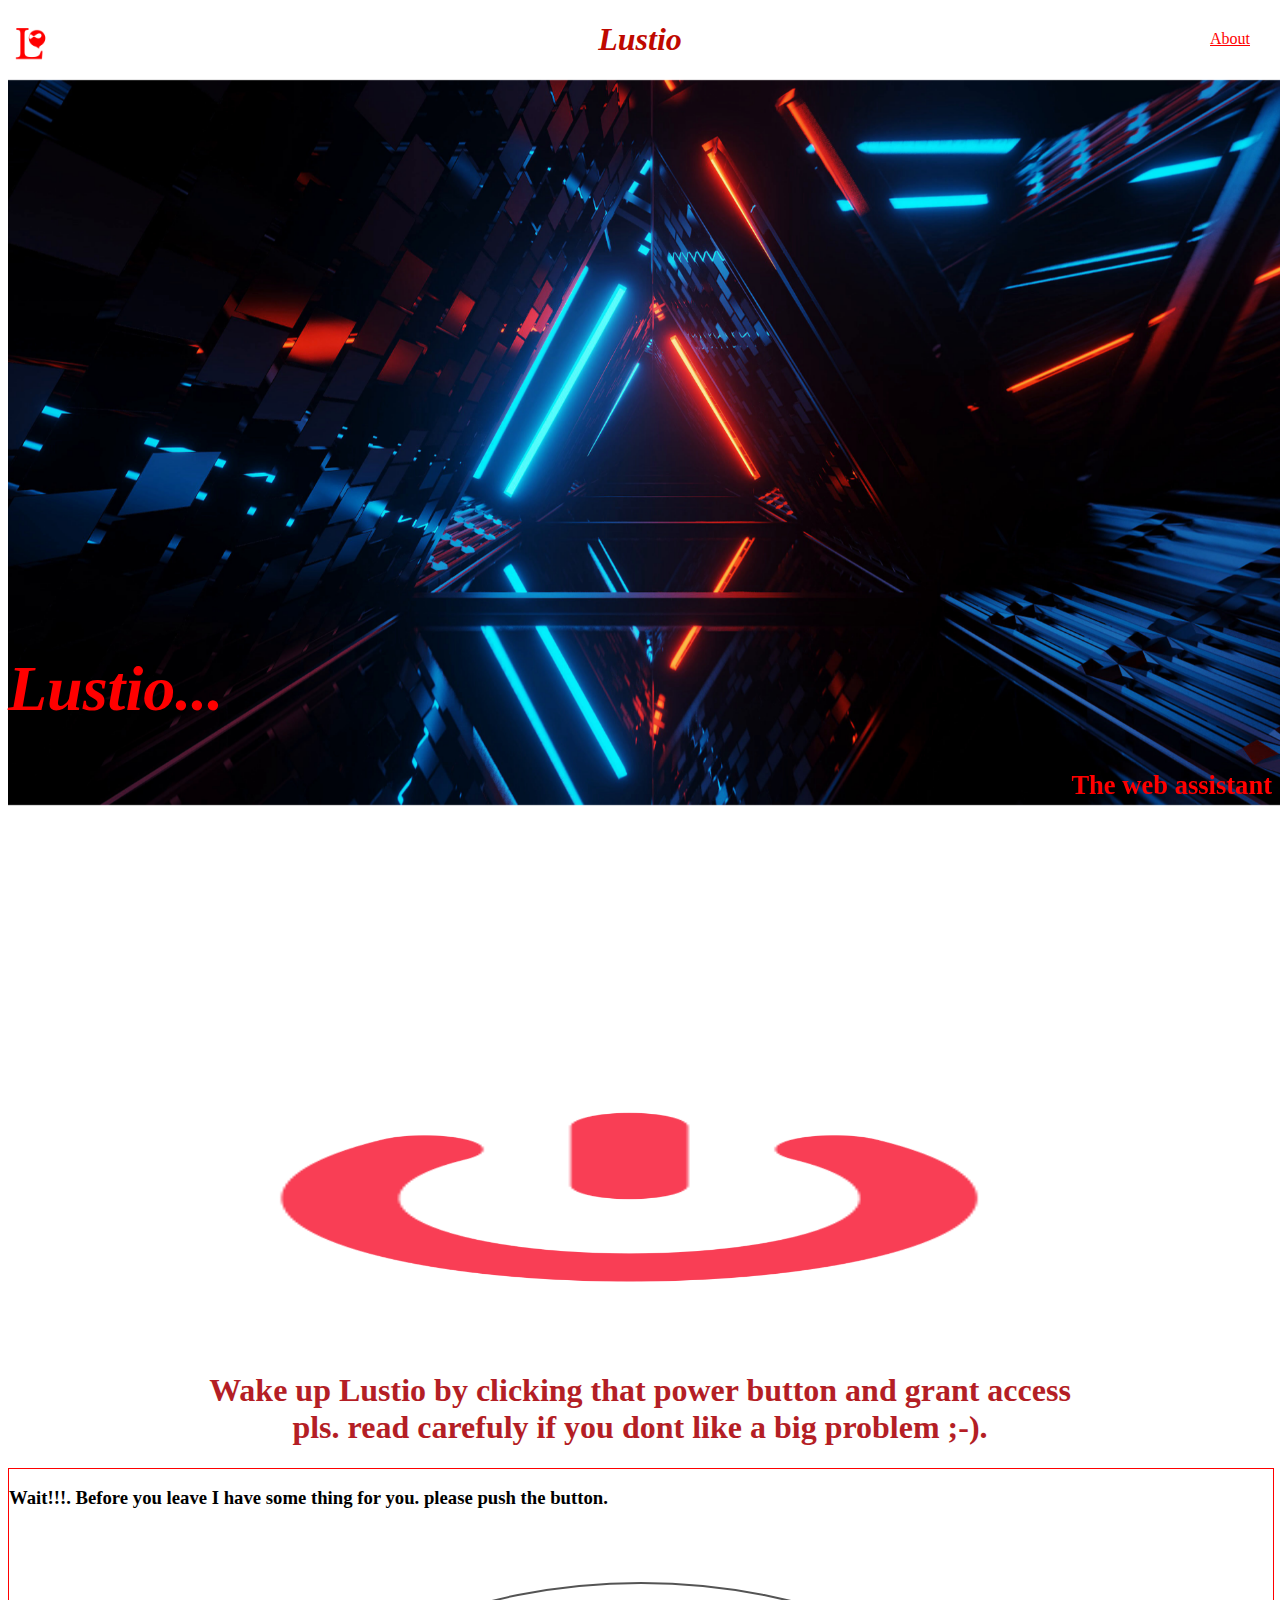
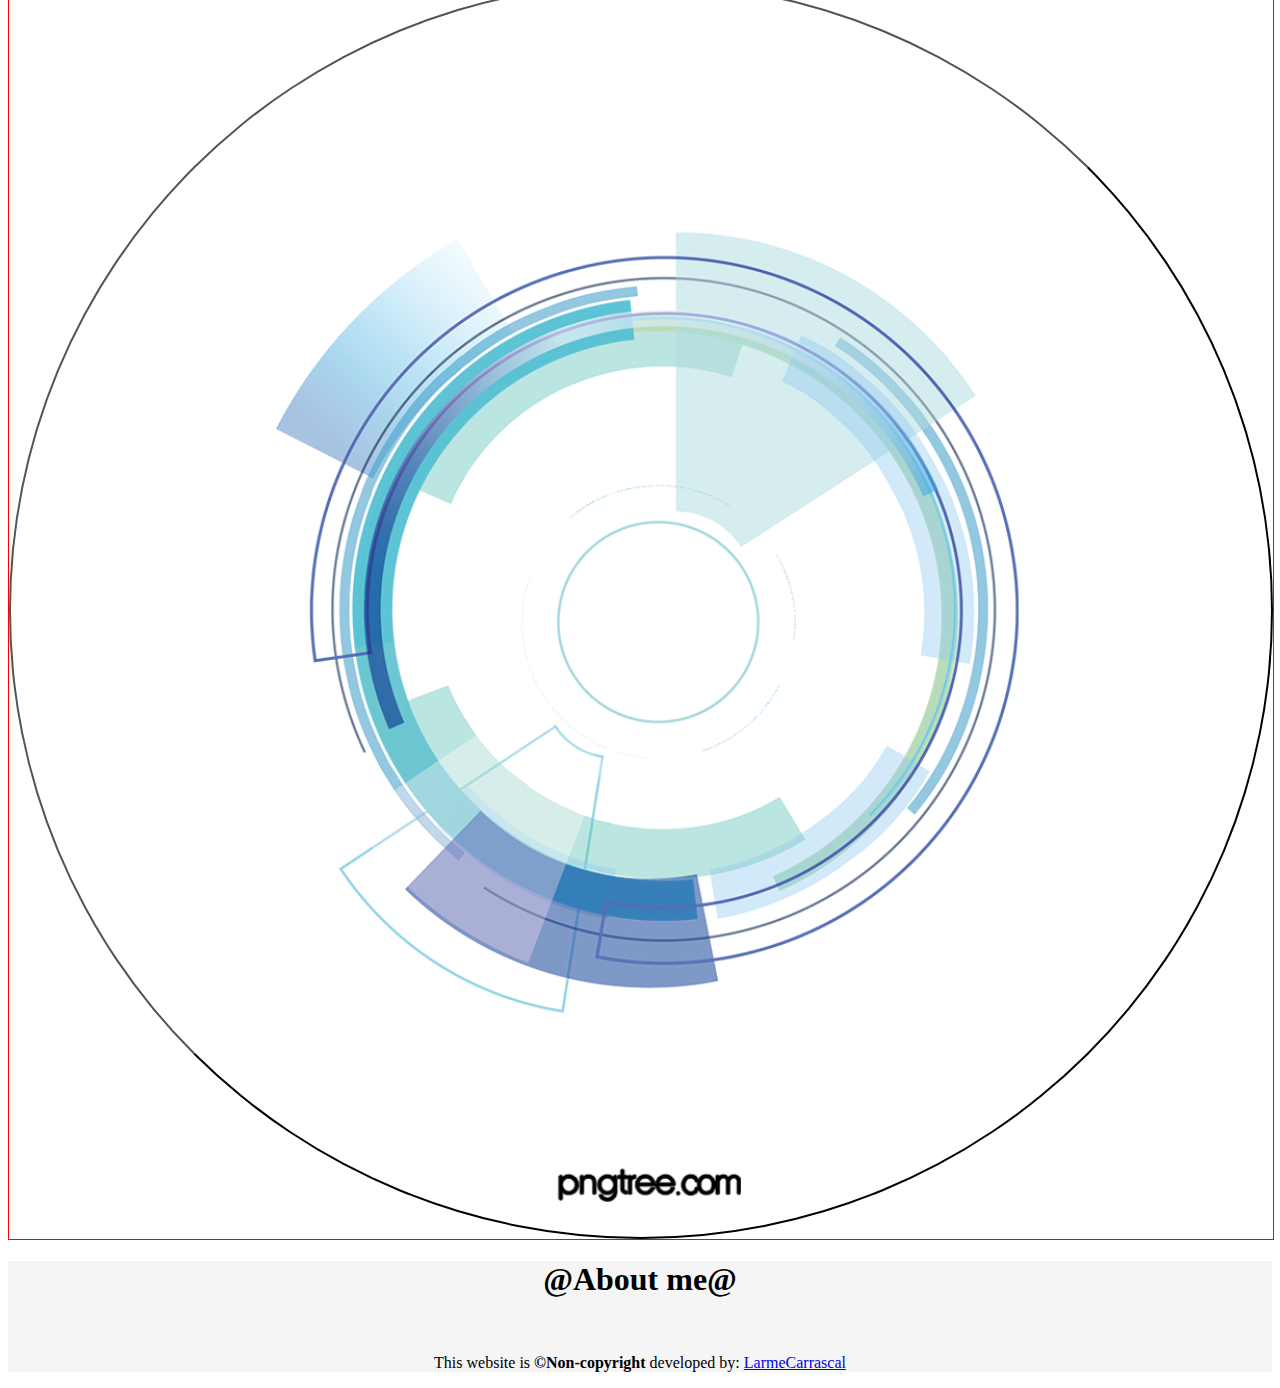
<file: index.html>
<!DOCTYPE html>
<html lang="en">
<head>
    <meta charset="UTF-8">
    <meta name="viewport" content="width=device-width, initial-scale=1.0">
    <title>Lustio homepage</title>
    <link rel="stylesheet" href="homestyle.css">
    <script src="script.js"></script>
</head>
<body>
    <header>
        
        <div>
            <div class="mdiv">
                <button onclick="menu()" class="menub" id="menu">
                <img src="menu.png" class="menub"></img>
                </button>
                
                <button onclick="menu2()" class="menub2" id="menu2">
                <img src="close.png" class="menub2" id="menu22"></img>
                </button>
            </div>
            <h1 class="headt"><b><i>Lustio</i></b></h1></th>
            <div class="mdiv2">
                <a class="menub" href="about.html">About</a>
            </div>
        </div>
    </header>
    
    <img class="back" src="background .jpg"></img>
    <div class="backt">
        <h1><i><b>Lustio...</i></b></h1><h5 class="backt2">The web assistant</h5>
    </div>
    
    <button id="object" class="object" onclick="play()">
        <img src="turn-off.png" class="object" id="object">
    </button>
    <h1 class="textdetail">Wake up Lustio by clicking that power button and grant access <br>pls. read carefuly if you dont like a big problem  ;-).</h1>
    
    <div class="details" id="details">
        <h1 class="textdetail2"><br><br>Lustio the web assistant</h1><br><br>
        <p class="textdetail">
            "Lustio" the web assistant is a super low <i>(Lapa)</i> web assistant.<br><br>For more detail plss <a href="about.html">click "ABOUT"!!</a><br><br>So let's get started...<br>
            <br>
            Now I prepare a answer for some question. were sorry because speech recognition is still developing by its developer. <mark>But before you click anything make sure you listen on this first. </mark>
            <br>
            <br>
            <audio src="lutio.mp3" controls>Instruction</audio>
        </p>
        
        <br>
        <br>
        <br>
        <h2>Question's:</h2>
        <p>
            1.<a href="#who">Who are you?</a><br>
            2.<a href="#dev">Who developed you?</a><br>
            3.<a href="#came">Where you came from?</a><br>
            4.<a href="#">Can i clone you?</a><br>
             ><a href="https://www.google.com">Other Question's</a><<br> 
             ><a href="#came">Sorry👉👈</a><
             <br>
             <br>
             <br>
             <br>
        </p>
        
        <div class="detail" id="who">
            <h1>Who i am?</h1>
            <p>I am Lustio. And I am low kind of assistance a verry low. But please give me a chance, maybe I can help you. :-)</p>
            <audio src="hi.mp3" controls></audio>
        </div>
        <br>
        <br>
        <br>
        <br>
        <br>
        <br>
        <br>
        <br>
        <br>
        <br>
        <br>
        
        <div class="detail" id="dev">
            <h1>Who Make me?</h1>
            <p>
                Larme. who's learning python  :-)
            </p>
        </div>
        
        <br>
        <br>
        <br>
        <br>
        <br>
        <br>
        <br>
        <br>
        
        <div class="detail" id="came">
            <h1>Where i have been?</h1>
            <p>Larme build me only on his phone. and he will upgrade me one time.... <i><b></b></i>  <a href="https://larmecarra.github.io/new/">the other...</a></p>
            <br>
            <br>
            <br>
            <p> we are sorry because the <b>Lustio</b> assistant is so "Lapa". but don't worry because we will make an apk for you and in that application we will add more future for you only...<br><i><b>by: Larme</b></i></p>
        </div>
        <br>
        <br>
        <br>
        <br>
        <br>
        <br>
        <br>
        <br><br>
        <br>
        <br>
        <br>
        <br>
        <br>
        <br>
        <br>
    </div>
    <div class="setting" id="set">
        <h1>Other:</h1>
        <br>
        <br>
        <br>
         <button class="no1"><a href="love.html">Love
         (secret)</a></button>
         <p>(kung meron pong katanungan, o may i papa gawa na gaya nito: <mark>just pm the Developer please. 🥺 ^⁠_⁠^</mark><br>
        <br>
        please send this code: <mark><i>12102007</i></mark></p>   
            
        </div>
    <div class="goodbye">
        <h3>Wait!!!. Before you leave I have some thing for you. please push the button.</h3>
        <br>
        <br>
        <br>
        <button class="last1" onclick="bye()">
            <img class="last" src="circle.png"></img>
        </button>
        
        
        
    </div>   
    <footer>
        <h1>@About me@</h1>
        <br>
        <p>This website is <b>©Non-copyright</b> developed by: <a href="larmecarrascal@gmail.com">LarmeCarrascal</a><br></p>
    </footer>
    
</body>
</html>
</file>
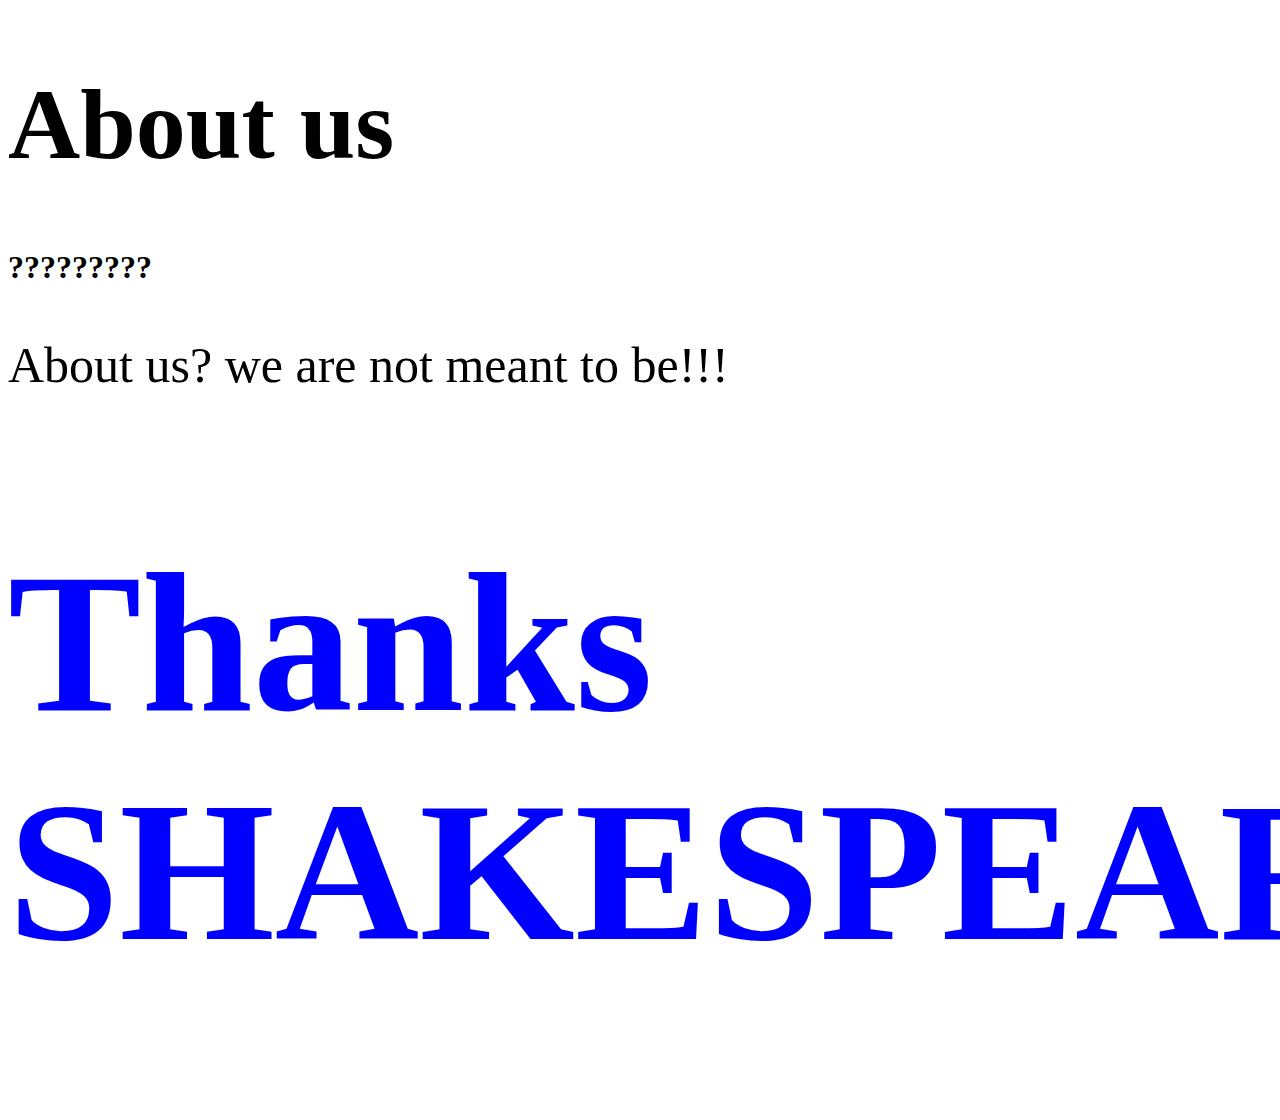
<file: about.html>
<!DOCTYPE html>
<html lang="en">
<head>
    <meta charset="UTF-8">
    <title>about</title>
</head>
<body>
    <header>
        <h1 style="font-size: 100px">About us</h1>
    </header>
    
    <h1>?????????</h1>
    <p style="font-size:50px">
        About us?
        we are not meant to be!!!
        
    </p>
    <h1 style="font: times; font-size: 200px; color: blue;"><b>Thanks<br>SHAKESPEARE...</b></h1>
    
</body>
</html>
</file>
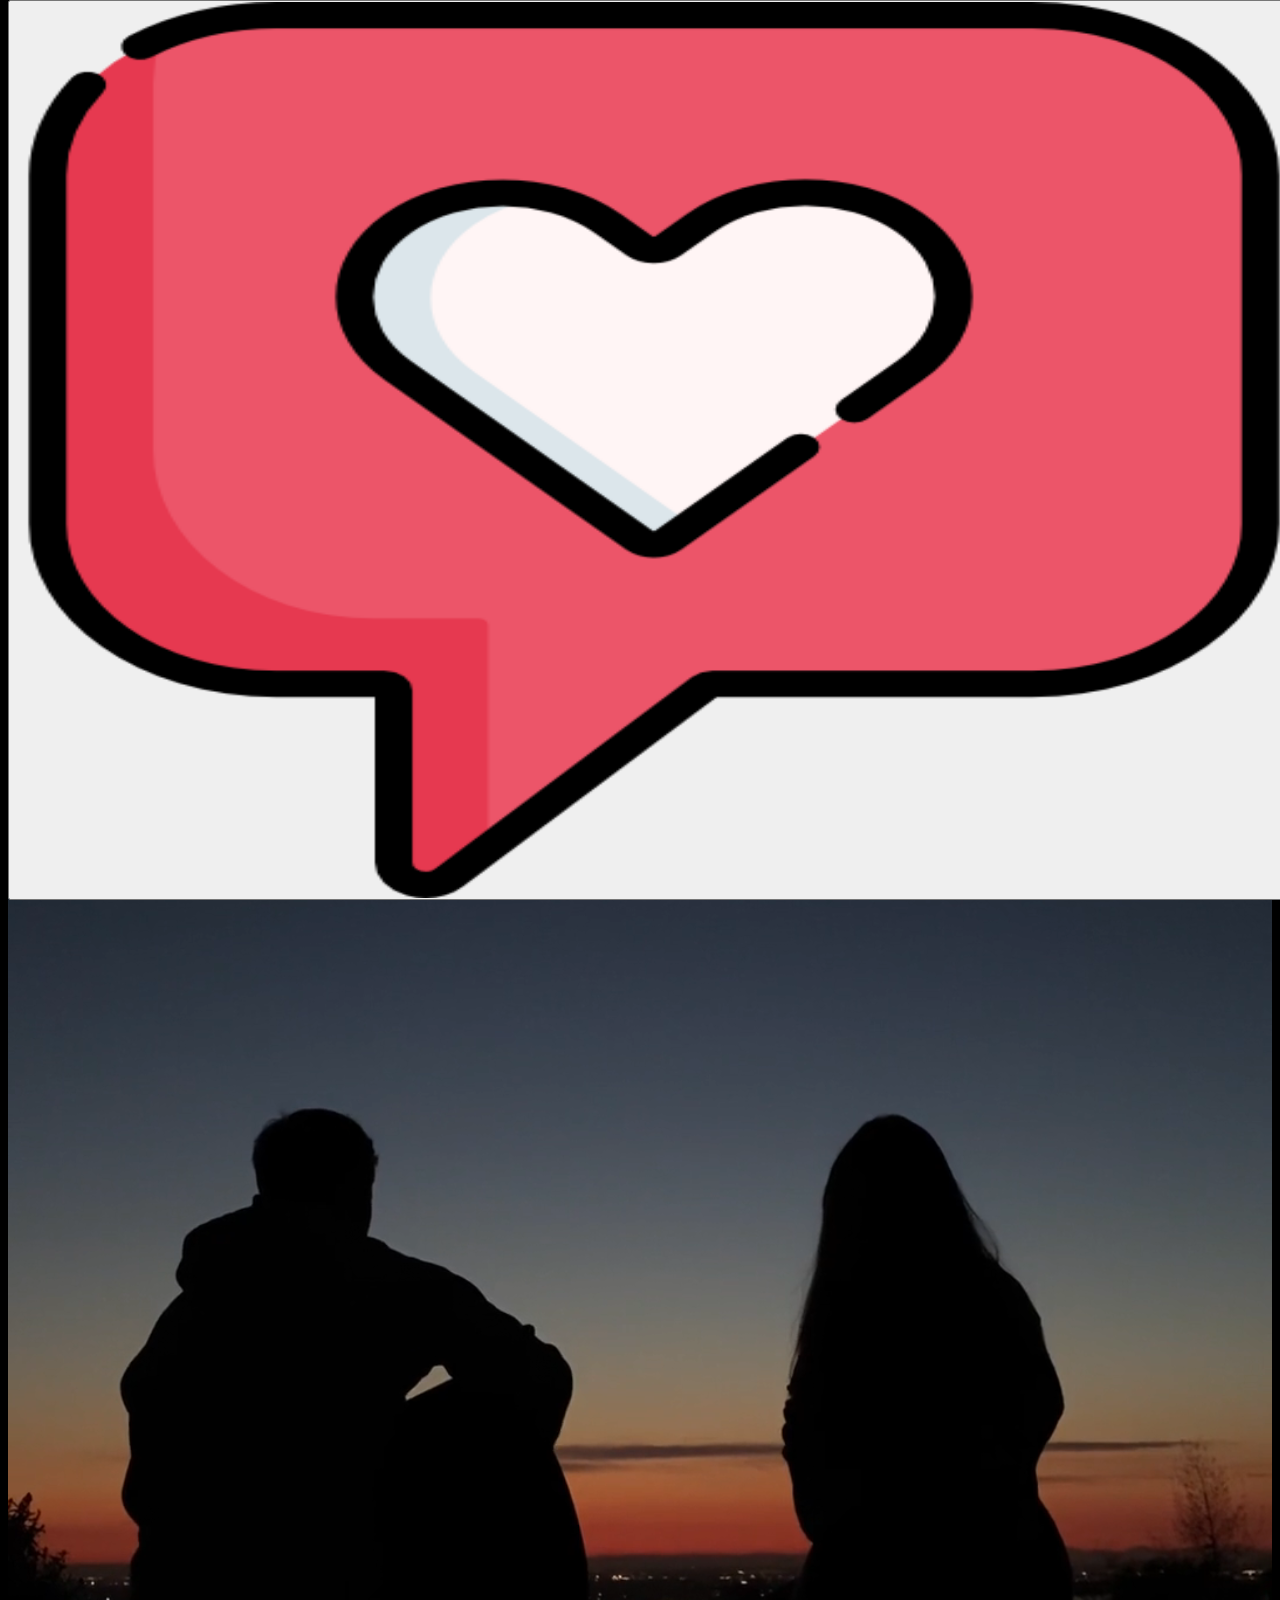
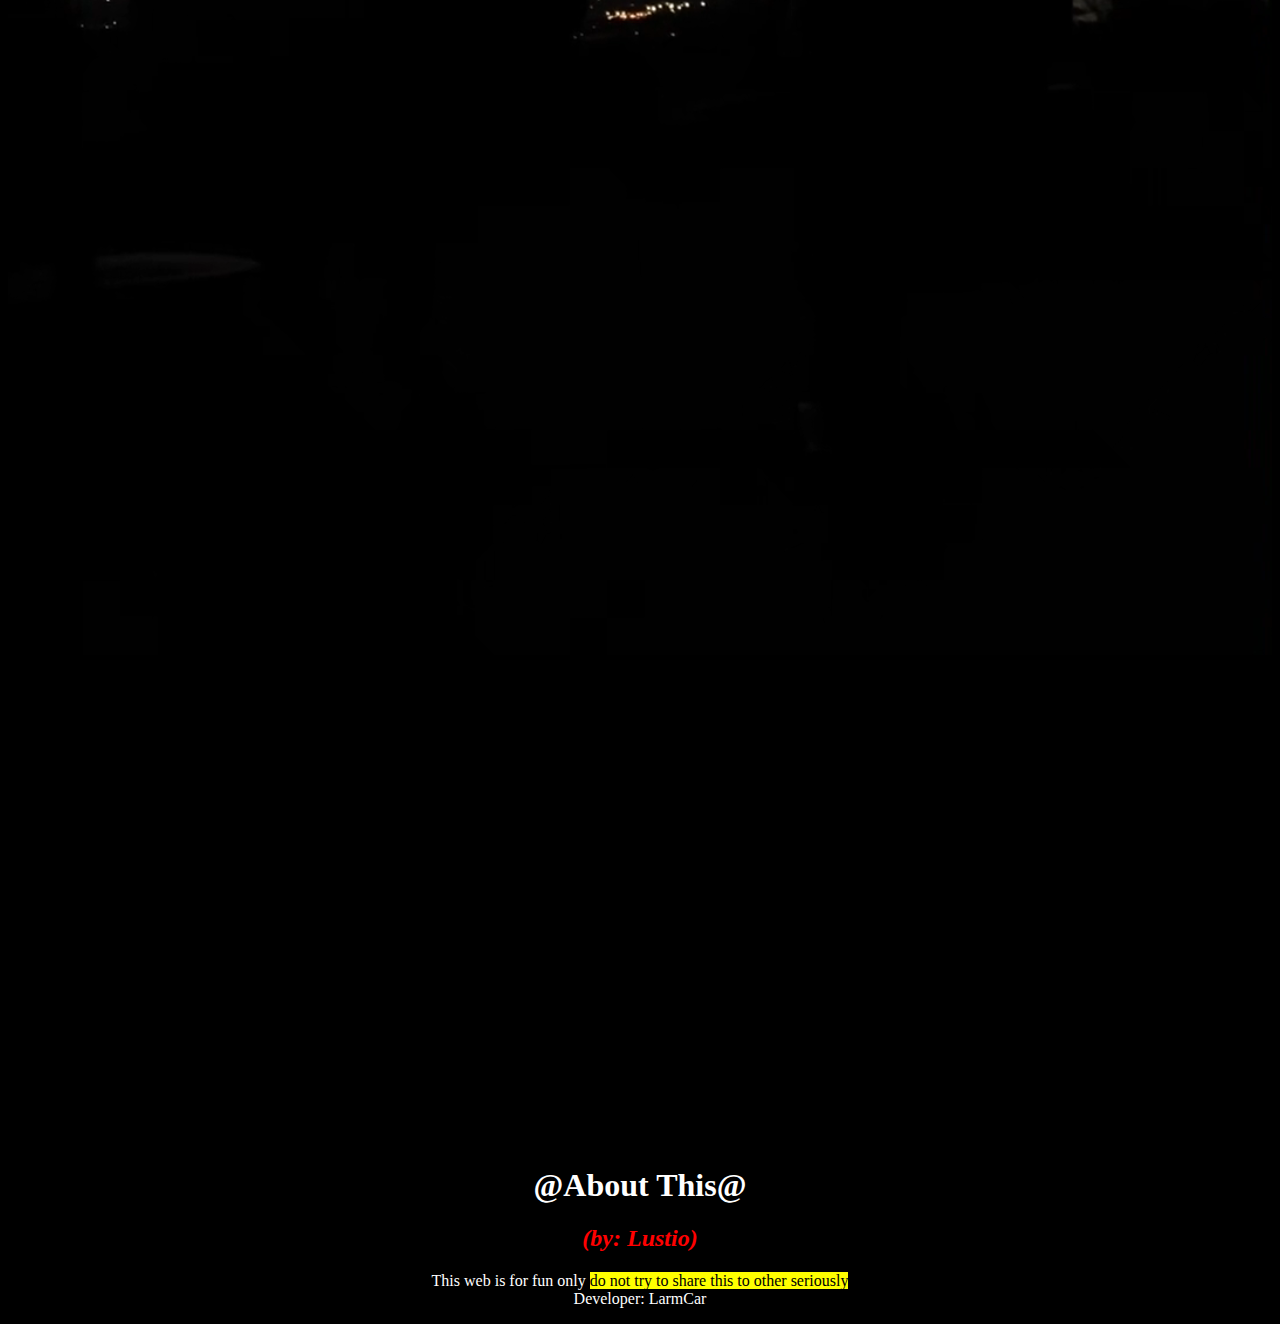
<file: love.html>
<!DOCTYPE html>
<html lang="en">
<head>
    <meta name="viewport" content="width=device-width, initial-scale=1.0">
    <meta charset="UTF-8">
    <title>Love</title>
    <link rel="stylesheet" href="love.css">
</head>
<body>
    
    <script src="love.js"></script>
    <video class="vid" src="partner.mp4" autoplay muted loop></video>
    
    <button class="un" id="un" onclick="un()"><img src="love.png" class="un" id="un"></img></button>
    
    
    <div class="back" id="back">
        <h1 class="title">I Love You...</h1>
        
        <br>
        <br>
        <br>
        <br>
        <br>
        <img src="kiss.gif" class="im" id="im"></img>
        <br>
        <br>
        <br>
        <br>
        
        <center>
            <table>
            <tr>
                <th><button onclick="one()" class="pi1">hug</button></th>
                <th><button onclick="two()" class="pi1">kiss</button></th>
                <th><button onclick="three()" class="pi1">Superkiss</button></th>
                <th><button onclick="four()" class="pi1">Eat</button></th>
            </tr>
        </table>
        </center>
        <br>
        <br>
        <h1 class="on">Love of my life</h1>
        <p class="on">If I could have all the time in the world,<br>
I know what I would do:<br>
I’d spend the time<br>
In pleasure sublime,<br>
Just by being with you.</p>
         <br>
        <br>
        <br>
        <h1 class="in">Diosa</h1>
        <p class="in1">Diosa ng pusot isipan.<br>Yamang hindi matutumbasan.<br>Diwang nag bigay buhay.<br>Sa kaluluwang may tamlay.<br><br>Pantig ay kaayaaya.<br>Taludtud ay may tuwa.<br>aliw-iw ka ng tagsibol.<br>Sigla sa iyo umusbong.<br><br>Piyano't gitarang Kay lamig.<br>Sa tugmaang bawat Pantig.<br>Ay alab na ubod ng init.<br>Buhay, daigdig kot langit.
        
    </div>
    <br>
        <br>
        <br>
        <br>
        <br>
        <br>
        <br>
        <br>
        <br>
        <br>
        <br>
        <br>
        <br>
        <br>
        <br>
        <br>
        <br>
        <br>
        <br>
        <br>
        <br>
        <br>
        <br>
        <br>
        <br>
        <br>
        <br>
        <br>
    
    <footer>
        <h1 class="on">@About This@</h1>
        <h2 class="in"><i>(by: Lustio)</i></h2>
        <p class="on">This web is for fun only <mark>do not try to share this to other seriously</mark><br>Developer: <a>LarmCar</a></p>
    </footer>
    
    
    
    
</body>
</html>
</file>
<file: homestyle.css>
/*Animation*/
@keyframes blink{
    from{opacity: 1;}
    to{opacity: 0.7;}
}

@keyframes dis{
    from{opacity: 5; display: block;}
    to{opacity: 0; display: none;}
}

@keyframes menu {
    from{src}
}


html{
    scroll-behavior: smooth;
}



/*Code*/
body{
    background-color: skyskyskyskyskyskyskyskyskyskygray;
}

header{
    /*border: 1px solid red;*/
}

.menub{
    width: 40px;
    height: 40px;
    color: red;
    position: absolute;
    border: none;
    left: -1%;
    top: 0%;
    background-color: white;
}

.accountb{
    width: 40px;
    height: 40px;
}

.ftable{
    text-align: center;
}

.man{
    width: 47.3%;
    text-align-last: left;
    font-family: times;
    font-size: 30px;
}

.man2{
    text-align: right;
    width: 100%;
}

.mdiv{
    position: absolute;
    left: 9px;
}

.mdiv2{
    position: absolute;
    right: 70px;
    top: 30px;
}

.headt{
    text-align: center;
    text-decoration-color: red;
    color: #bf0800;
}

.back{
    width: 102%;
    position: sticky;
    left: 0%;
    right: 10%;
}

.backt{
    /*border: 1px solid red;*/
    width: 100%;
    font-family: times;
    color: red;
    font-size: 200%;
    position: relative;
    top: -200px;
}

.backt2{
    text-align: right;
}

.object{
    width: 100%;
    height: 300px;
    background-color: white;
    color: white;
    font-family: "Brush Script MT", cursive;
    font-size: 40px;
    border: none;
    border-radius: 10%;
    right: 25%;
    top: 55%;
    animation-name: dis;
    animation-play-state: paused;
    animation-duration: 2s;
}

.textdetail{
    text-align: center;
    justify-content: center;
    color: #b41e25;
}

.textdetail2{
    text-align: center;
    justify-content: center;
    color: red;
    font-family: cursive;
    font-size: 90px;
}

.details{
    width: 100%;
    background-color: whitesmoke;
    border-radius: 0%;
    display: none;
    border: 0px solid gray;
    
}

.content{
    text-align: ;
}

#who{
    width: 100%;
    background-color: whitesmoke;
    
}

#dev{
    width: 100%;
    background-color: whitesmoke;
    
}

.detail{
    width: 100%;
    background-color: whitesmoke;
    
}

#came{
    width: 100%;
    background-color: whitesmoke;
    
}

.menub2{
    width: 40px;
    height: 40px;
    position: absolute;
    border: none;
    left: -1%;
    top: 0%;
    background-color: whitesmoke;
    display: none;
}

.setting{
    position: absolute;
    height: 100%;
    width: 50%;
    background-color: paleturquoise;
    top: 10%;
    display: none;
}

.no1{
    width: 100%;
    height: 100px;
    color: red;
    background-color: green;
    border: none;
    border-radius: 30%;
}

footer{
    background-color: whitesmoke;
    text-align: center;
    justify-content: center;
    bottom: -10%;
    width: 100%;
    height: 100%;
}

.goodbye{
    width: 100%;
    height: 100%;
    border: 1px solid red;
}

.last{
    width: 100%;
    height: 100%;
    border-radius: 50%;
}

.last1{
    width: 100%;
    height: 100%;
    border-radius: 50%;
    background-color: white ;
}
</file>
<file: love.css>
@keyframes text{
    from{font-size: 100px; font-family: times; color: blue;}
    to{font-size: 40px; font-family: cursive; color: red;}
}

@keyframes  ims{
    from{width: 200%; height: 200%; position: absolute;}
    to{width: 60%; height: 30%; position: ;}
}

@keyframes uns {
    from{width: 0%; height: 0%;}
    to{width: 100%; height: 100%;}
    }



body{
    background-color: black;
}

.back{
    width: 95%;
    height: 100%;
    /*border: 1px solid red;*/
    position: absolute;
    top: 0%;
    display: none;
}

.title{
    text-align: center;
    font-family: cursive;
    color: red;
    font-size: 40px;
    animation-name: text;
    animation-duration: 4s;
}


.im{
    width: 60%;
    height: 30%;
    animation: ims 4s;
    position: absolute;
    right: 70px;
    top: 90px;
}

.rose{
    position: absolute;
    width: 100%;
    height: 100%;
    
}

.flower{
    
    width: 5px;
    height: 5px;
}

.vid{
    width: 100%;
    height: 100%;
    
}

.on{
    text-align: center;
    color: white;
}

.pi1{
    border: 5px solid gray;
    background-color: skyblue;
    color: red;
    border-radius: 30%;
    justify-content: center;
    text-align: center;
}

.un{
    display: block;
    width: 100%;
    height: 100%;
    animation: uns 4s;
    position: absolute;
    top: 0%;
}

.in1{
	text-align: center;
	color: white;
}

.in{
	text-align: center;
	color: red;
	font-family: cursive;
}
</file>
